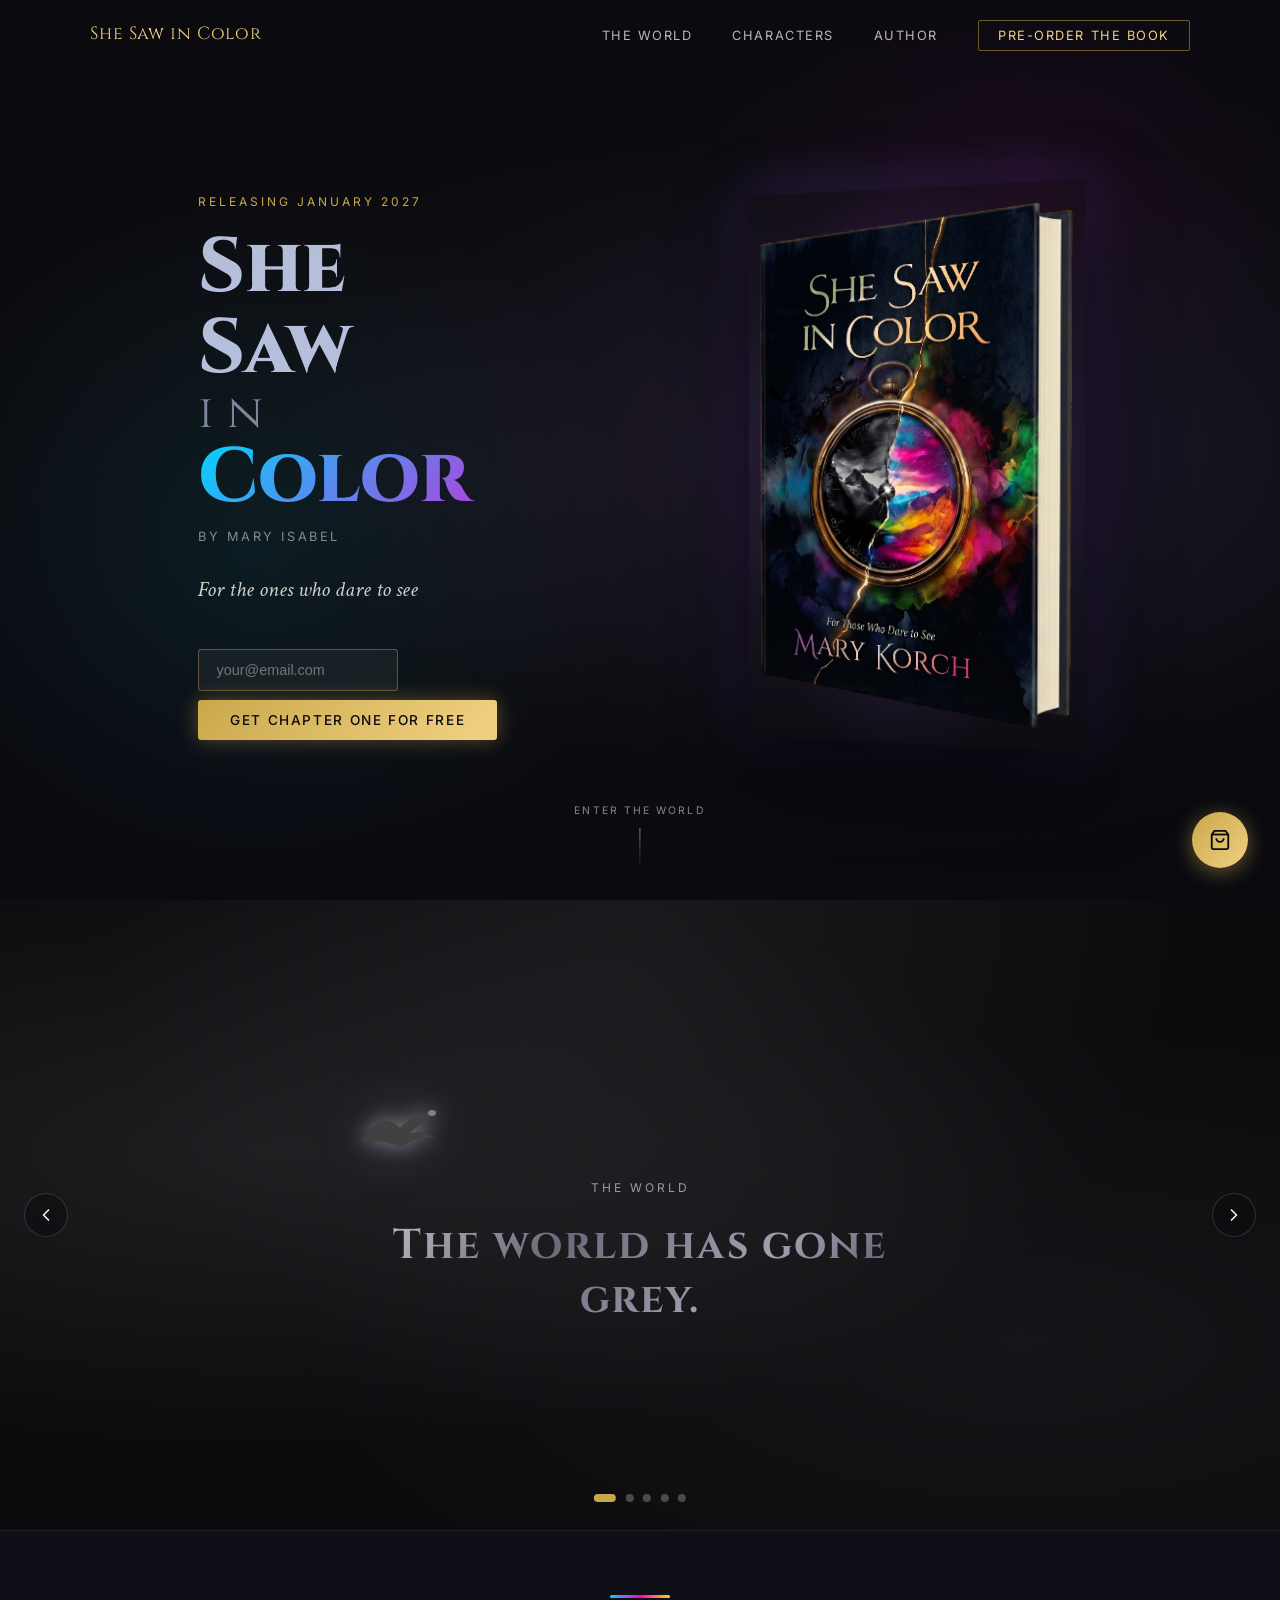
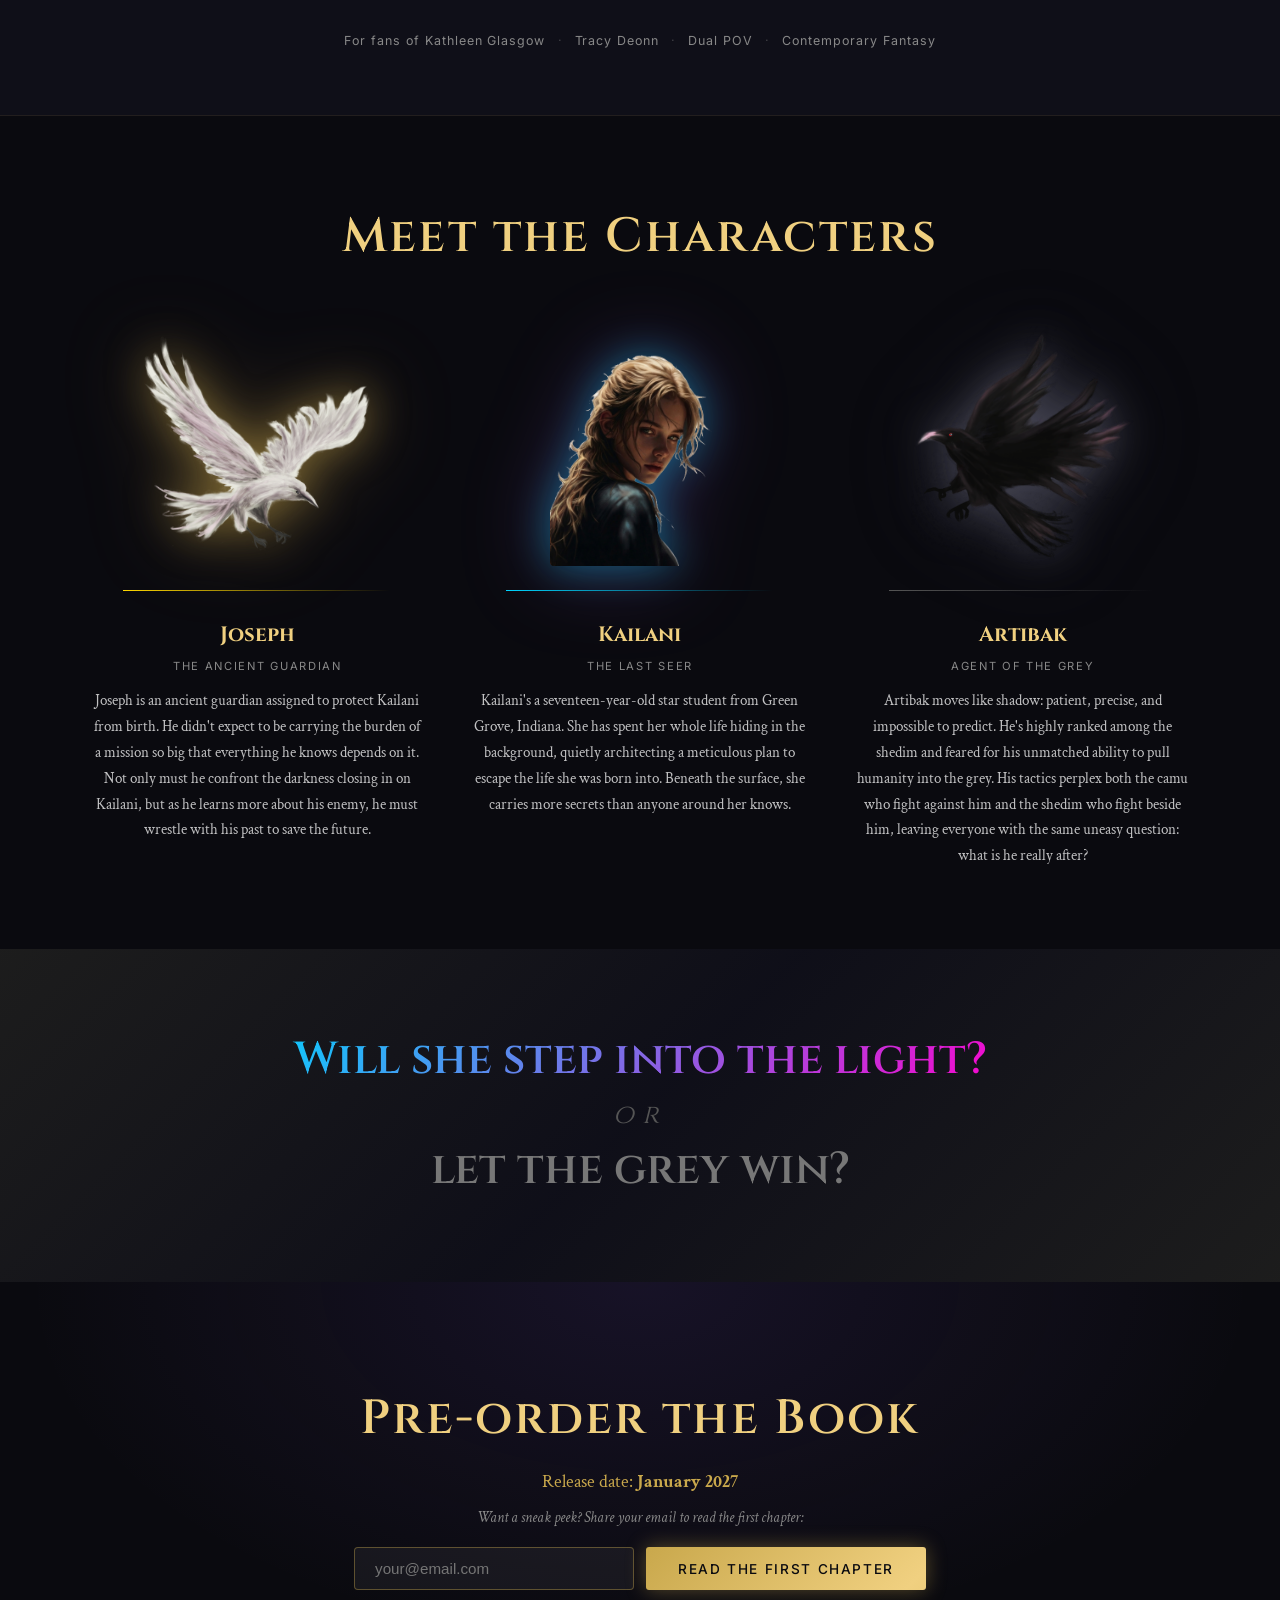
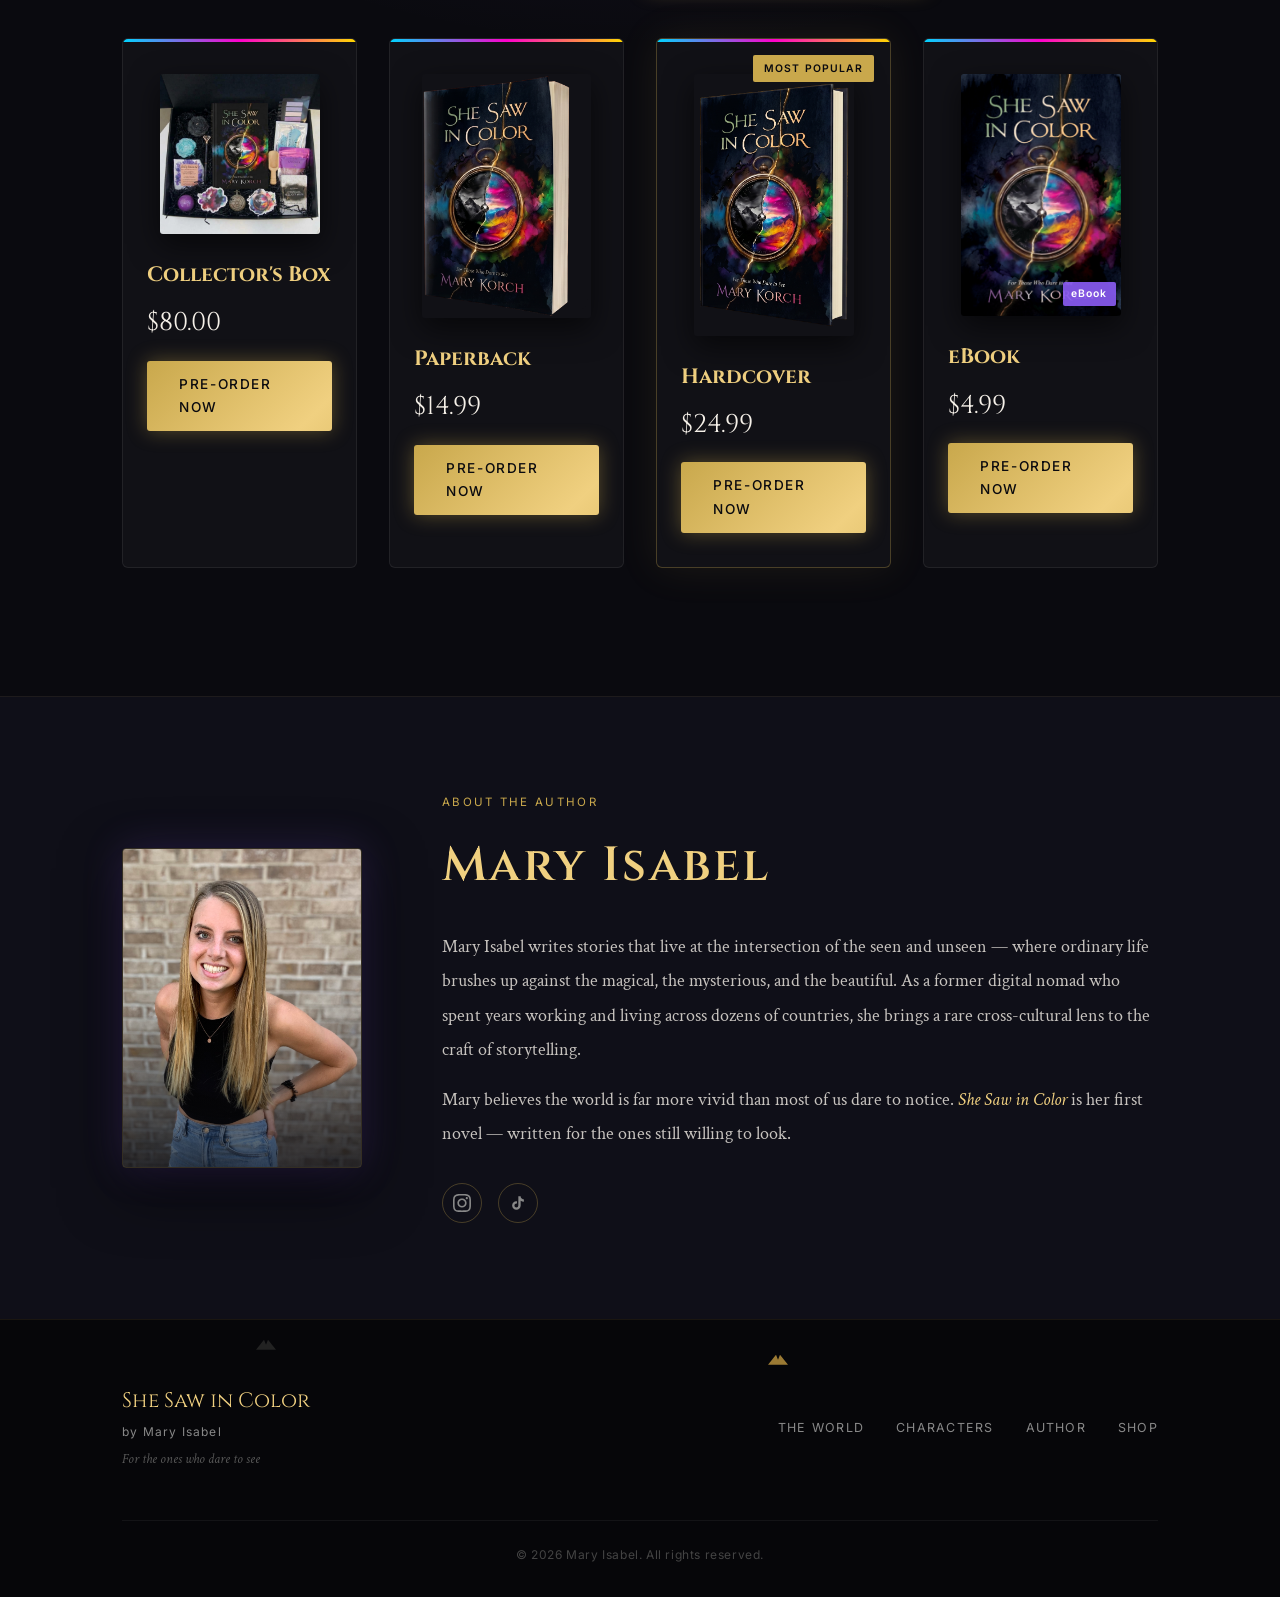
<file: index.html>
<!DOCTYPE html>
<html lang="en">
<head>
  <meta charset="UTF-8" />
  <meta name="viewport" content="width=device-width, initial-scale=1.0" />
  <title>She Saw in Color — Mary Isabel</title>
  <link rel="icon" type="image/png" href="favicon2.png" />
  <link rel="stylesheet" href="styles.css?v=22" />
  <link href="https://fonts.googleapis.com/css2?family=Cinzel:wght@400;600;800&family=Crimson+Text:ital,wght@0,400;0,600;1,400&family=Inter:wght@300;400;500&display=swap" rel="stylesheet" />
</head>
<body>

  <!-- BIRD CANVAS (animated background layer) -->
  <canvas id="birdCanvas"></canvas>

  <!-- FIRST-VISIT CHAPTER MODAL -->
  <div id="chapterModal" class="chapter-modal" aria-hidden="true">
    <div class="chapter-modal-backdrop" onclick="closeChapterModal()"></div>
    <div class="chapter-modal-box" role="dialog" aria-modal="true" aria-labelledby="chapterModalTitle">
      <button class="chapter-modal-close" onclick="closeChapterModal()" aria-label="Close">&times;</button>
      <img src="ebook.png" alt="She Saw in Color book cover" class="chapter-modal-cover" />
      <div class="chapter-modal-content">
        <p class="chapter-modal-eyebrow">Before you go</p>
        <h3 id="chapterModalTitle">Get Chapter One for FREE</h3>
        <p class="chapter-modal-text">Step into the world of <em>She Saw in Color</em>. Join the list and we'll send you the first chapter today.</p>
        <form class="chapter-modal-form" action="https://app.loops.so/api/newsletter-form/cmt53rgg404s60j00j0g5qqrm" onsubmit="handleEmailSubmit(event)">
          <input type="email" name="email" placeholder="your@email.com" autocomplete="email" required />
          <button type="submit" class="btn btn-primary">Get Chapter One for FREE</button>
        </form>
        <button type="button" class="chapter-modal-dismiss" onclick="closeChapterModal()">No thanks, maybe later</button>
      </div>
    </div>
  </div>

  <!-- NAV -->
  <nav id="mainNav">
    <div class="nav-inner">
      <a href="#hero" class="nav-logo">She Saw in Color</a>
      <ul class="nav-links">
        <li><a href="#world">The World</a></li>
        <li><a href="#characters">Characters</a></li>
        <li><a href="#author">Author</a></li>
        <li><a href="#shop" class="nav-cta">Pre-order the Book</a></li>
      </ul>
      <button class="nav-hamburger" id="hamburger" aria-label="Open menu">
        <span></span><span></span><span></span>
      </button>
    </div>
  </nav>

  <!-- MOBILE MENU -->
  <div class="mobile-menu" id="mobileMenu">
    <ul>
      <li><a href="#world" onclick="closeMobileMenu()">The World</a></li>
      <li><a href="#characters" onclick="closeMobileMenu()">Characters</a></li>
      <li><a href="#author" onclick="closeMobileMenu()">Author</a></li>
      <li><a href="#shop" onclick="closeMobileMenu()">Pre-order the Book</a></li>
    </ul>
  </div>

  <!-- HERO -->
  <section id="hero">
    <div class="hero-bg"></div>
    <div class="color-wash"></div>
    <div class="hero-content">
      <p class="hero-tagline">Releasing January 2027</p>
      <h1 class="hero-title">
        <span class="title-line1"><span class="word-she">She</span> <span class="word-saw">Saw</span></span>
        <span class="title-line2"><span class="word-in">in</span> <span class="word-color">Color</span></span>
      </h1>
      <p class="hero-byline">by Mary Isabel</p>
      <p class="hero-desc">For the ones who dare to see</p>
      <div class="hero-btns">
        <form class="hero-email-form" action="https://app.loops.so/api/newsletter-form/cmt53rgg404s60j00j0g5qqrm" onsubmit="handleEmailSubmit(event)">
          <input type="email" name="email" placeholder="your@email.com" autocomplete="email" required />
          <button type="submit" class="btn btn-primary">Get Chapter One for FREE</button>
        </form>
      </div>
    </div>
    <div class="hero-book">
      <img src="hardcover.png" alt="She Saw in Color book cover" class="book-cover" />
      <div class="book-glow"></div>
    </div>
    <a href="#world" class="hero-scroll-hint">
      <span>Enter the World</span>
      <div class="scroll-line"></div>
    </a>
  </section>

  <!-- WORLD INTRO -->
  <section id="world">
    <div class="story-carousel" data-autoplay="9000">
      <div class="carousel-viewport">
        <div class="carousel-track">

          <article class="story-slide slide-grey">
            <div class="slide-overlay grey-overlay"></div>
            <div class="slide-inner">
              <div class="bird-icon black-bird">
                <svg viewBox="0 0 80 50" fill="none" xmlns="http://www.w3.org/2000/svg">
                  <path d="M2 40 Q20 5 40 25 Q55 10 78 8 Q60 20 50 30 Q65 28 75 35 Q55 33 40 45 Q25 35 2 40Z" fill="#1a1a1a"/>
                  <ellipse cx="72" cy="10" rx="4" ry="3" fill="#333"/>
                </svg>
              </div>
              <span class="slide-eyebrow grey-eyebrow">The World</span>
              <h2 class="slide-title grey-title">The world has gone grey.</h2>
            </div>
          </article>

          <article class="story-slide slide-grey">
            <div class="slide-overlay grey-overlay"></div>
            <div class="slide-inner">
              <span class="slide-eyebrow grey-eyebrow">The Shedim</span>
              <p class="slide-text grey-text">For centuries, the <em>shedim</em> — unseen supernatural forces — have been stealing "the color" from humanity. One by one, all humans have silently fallen, all except for one ordinary girl: <strong>Kailani</strong>.</p>
            </div>
          </article>

          <article class="story-slide slide-kailani">
            <div class="slide-overlay kailani-overlay"></div>
            <div class="slide-inner">
              <span class="slide-eyebrow">Kailani</span>
              <p class="slide-text">But Kailani's busy engineering a plan to escape the dangers of her family, hiding who she really is, and holding onto a dream she's been told her whole life to give up.</p>
            </div>
          </article>

          <article class="story-slide slide-color">
            <div class="slide-overlay color-overlay"></div>
            <div class="slide-inner">
              <div class="bird-icon bright-bird">
                <svg viewBox="0 0 80 50" fill="none" xmlns="http://www.w3.org/2000/svg">
                  <path d="M2 40 Q20 5 40 25 Q55 10 78 8 Q60 20 50 30 Q65 28 75 35 Q55 33 40 45 Q25 35 2 40Z" fill="url(#birdGrad)"/>
                  <ellipse cx="72" cy="10" rx="4" ry="3" fill="#ffd700"/>
                  <defs>
                    <linearGradient id="birdGrad" x1="0" y1="0" x2="80" y2="50">
                      <stop offset="0%" stop-color="#00bfff"/>
                      <stop offset="50%" stop-color="#ff00cc"/>
                      <stop offset="100%" stop-color="#ffd700"/>
                    </linearGradient>
                  </defs>
                </svg>
              </div>
              <span class="slide-eyebrow color-eyebrow">The Camu</span>
              <p class="slide-text color-text">She isn't fighting alone. The <em>camu</em> — guardians working just behind the veil — are waging an invisible war to protect her, and the last flicker of color left in the world.</p>
            </div>
          </article>

          <article class="story-slide slide-stakes">
            <div class="slide-overlay color-overlay"></div>
            <div class="slide-inner">
              <span class="slide-eyebrow color-eyebrow">The Stakes</span>
              <p class="slide-text slide-text-stakes">Because if Kailani goes grey, all that makes the world worth saving will be lost forever.</p>
            </div>
          </article>

        </div>
      </div>

      <button class="carousel-arrow carousel-prev" aria-label="Previous slide">
        <svg viewBox="0 0 24 24" fill="none" stroke="currentColor" stroke-width="2" stroke-linecap="round" stroke-linejoin="round"><path d="M15 18l-6-6 6-6"/></svg>
      </button>
      <button class="carousel-arrow carousel-next" aria-label="Next slide">
        <svg viewBox="0 0 24 24" fill="none" stroke="currentColor" stroke-width="2" stroke-linecap="round" stroke-linejoin="round"><path d="M9 18l6-6-6-6"/></svg>
      </button>

      <div class="carousel-dots" role="tablist" aria-label="Story slides">
        <button class="carousel-dot active" data-slide="0" aria-label="Go to slide 1"></button>
        <button class="carousel-dot" data-slide="1" aria-label="Go to slide 2"></button>
        <button class="carousel-dot" data-slide="2" aria-label="Go to slide 3"></button>
        <button class="carousel-dot" data-slide="3" aria-label="Go to slide 4"></button>
        <button class="carousel-dot" data-slide="4" aria-label="Go to slide 5"></button>
      </div>
    </div>

    <div class="world-description">
      <div class="container">
        <div class="world-desc-inner">
          <div class="color-bar"></div>
          <div class="genre-tags">
            <span>For fans of Kathleen Glasgow</span>
            <span class="divider">·</span>
            <span>Tracy Deonn</span>
            <span class="divider">·</span>
            <span>Dual POV</span>
            <span class="divider">·</span>
            <span>Contemporary Fantasy</span>
          </div>
        </div>
      </div>
    </div>
  </section>

  <!-- CHARACTERS -->
  <section id="characters">
    <div class="container">
      <h2 class="section-title">Meet the Characters</h2>
    </div>
    <div class="char-grid">

      <!-- Character 1: Joseph (left) -->
      <div class="char-card">
        <div class="char-img-wrap">
          <div class="char-art" tabindex="0">
            <img src="joseph-portrait.png" alt="Joseph" class="joseph-portrait" />
            <span class="art-credit">Art by the amazing <a href="https://www.instagram.com/xereneforest/" target="_blank" rel="noopener">Xerene Forest</a></span>
          </div>
        </div>
        <div class="char-info">
          <div class="popup-accent joseph-accent"></div>
          <h3>Joseph</h3>
          <span class="char-role">The Ancient Guardian</span>
          <p>Joseph is an ancient guardian assigned to protect Kailani from birth. He didn't expect to be carrying the burden of a mission so big that everything he knows depends on it. Not only must he confront the darkness closing in on Kailani, but as he learns more about his enemy, he must wrestle with his past to save the future.</p>
        </div>
      </div>

      <!-- Character 2: Kailani (center) -->
      <div class="char-card">
        <div class="char-img-wrap">
          <div class="char-art" tabindex="0">
            <img src="grok-kaialni.png" alt="Kailani" class="kailani-portrait" />
            <span class="art-credit">Art by the amazing <a href="https://www.instagram.com/xereneforest/" target="_blank" rel="noopener">Xerene Forest</a></span>
          </div>
        </div>
        <div class="char-info">
          <div class="popup-accent kailani-accent"></div>
          <h3>Kailani</h3>
          <span class="char-role">The Last Seer</span>
          <p>Kailani's a seventeen-year-old star student from Green Grove, Indiana. She has spent her whole life hiding in the background, quietly architecting a meticulous plan to escape the life she was born into. Beneath the surface, she carries more secrets than anyone around her knows.</p>
        </div>
      </div>

      <!-- Character 3: Artibak (right) -->
      <div class="char-card">
        <div class="char-img-wrap">
          <div class="char-art" tabindex="0">
            <img src="artibak-portrait.png" alt="Artibak" class="artibak-portrait" />
            <span class="art-credit">Art by the amazing <a href="https://www.instagram.com/xereneforest/" target="_blank" rel="noopener">Xerene Forest</a></span>
          </div>
        </div>
        <div class="char-info">
          <div class="popup-accent shedim-accent"></div>
          <h3>Artibak</h3>
          <span class="char-role">Agent of the Grey</span>
          <p>Artibak moves like shadow: patient, precise, and impossible to predict. He's highly ranked among the shedim and feared for his unmatched ability to pull humanity into the grey. His tactics perplex both the camu who fight against him and the shedim who fight beside him, leaving everyone with the same uneasy question: what is he really after?</p>
        </div>
      </div>

    </div>
  </section>

  <!-- COLOR MANIFESTO BAND -->
  <section id="manifesto">
    <div class="manifesto-inner">
      <div class="manifesto-birds">
        <div class="flying-bird b1"></div>
        <div class="flying-bird b2"></div>
        <div class="flying-bird b3"></div>
        <div class="flying-bird b4 dark-fb"></div>
        <div class="flying-bird b5 dark-fb"></div>
      </div>
      <blockquote class="manifesto-quote">
        <span class="q-color">Will she step into the light?</span>
        <span class="q-or">Or</span>
        <span class="q-grey">let the grey win?</span>
      </blockquote>
    </div>
  </section>

  <!-- SHOP -->
  <section id="shop">
    <div class="shop-bg"></div>
    <div class="container">
      <h2 class="section-title">Pre-order the Book</h2>
      <div class="release-info">
        <p class="release-date">Release date: <strong>January 2027</strong></p>
        <p class="release-sub">Want a sneak peek? Share your email to read the first chapter:</p>
        <form class="email-capture" action="https://app.loops.so/api/newsletter-form/cmt53rgg404s60j00j0g5qqrm" onsubmit="handleEmailSubmit(event)">
          <input type="email" name="email" placeholder="your@email.com" autocomplete="email" required />
          <button type="submit" class="btn btn-primary">Read the First Chapter</button>
        </form>
      </div>

      <div class="products-grid">

        <div class="product-card" data-product="collectors-box">
          <div class="product-color-bar"></div>
          <div class="product-img-wrap">
            <img src="collectors-box.jpg" alt="She Saw in Color — Collector's Box" />
          </div>
          <div class="product-info">
            <h3>Collector's Box</h3>
            <div class="product-price">$80.00</div>
            <a href="https://buy.stripe.com/9B65kD4O9fLUbc6eU4fQI03" target="_blank" class="btn btn-primary">Pre-order Now</a>
          </div>
        </div>

        <div class="product-card" data-product="paperback">
          <div class="product-color-bar"></div>
          <div class="product-img-wrap">
            <img src="softcover.png" alt="She Saw in Color — Paperback" />
          </div>
          <div class="product-info">
            <h3>Paperback</h3>
            <div class="product-price">$14.99</div>
            <a href="https://buy.stripe.com/bJe28rfsNbvE7ZUbHSfQI01" target="_blank" class="btn btn-primary">Pre-order Now</a>
          </div>
        </div>

        <div class="product-card featured" data-product="hardcover">
          <div class="featured-badge">Most Popular</div>
          <div class="product-color-bar"></div>
          <div class="product-img-wrap">
            <img src="hardcover.png" alt="She Saw in Color — Hardcover" />
          </div>
          <div class="product-info">
            <h3>Hardcover</h3>
            <div class="product-price">$24.99</div>
            <a href="https://buy.stripe.com/6oU28r4O9dDMa824fqfQI00" target="_blank" class="btn btn-primary">Pre-order Now</a>
          </div>
        </div>

        <div class="product-card" data-product="ebook">
          <div class="product-color-bar"></div>
          <div class="product-img-wrap ebook-img">
            <img src="ebook.png" alt="She Saw in Color — eBook" />
            <div class="ebook-badge">eBook</div>
          </div>
          <div class="product-info">
            <h3>eBook</h3>
            <div class="product-price">$4.99</div>
            <a href="https://buy.stripe.com/14A9ATbcx1V4dkedQ0fQI02" target="_blank" class="btn btn-primary">Pre-order Now</a>
          </div>
        </div>

      </div>
    </div>

    <!-- CART DRAWER -->
    <div class="cart-overlay" id="cartOverlay"></div>
    <div class="cart-drawer" id="cartDrawer">
      <div class="cart-header">
        <h3>Your Cart</h3>
        <button class="cart-close" id="cartClose" aria-label="Close cart">&times;</button>
      </div>
      <div class="cart-items" id="cartItems">
        <p class="cart-empty">Your cart is empty.</p>
      </div>
      <div class="cart-footer" id="cartFooter" style="display:none">
        <div class="cart-total">
          <span>Total</span>
          <span id="cartTotal">$0.00</span>
        </div>
        <button class="btn btn-primary checkout-btn" id="checkoutBtn">Checkout</button>
        <p class="cart-note">Secure checkout powered by Stripe</p>
      </div>
    </div>

    <!-- CART TRIGGER -->
    <button class="cart-fab" id="cartFab" aria-label="Open cart">
      <svg viewBox="0 0 24 24" fill="none" stroke="currentColor" stroke-width="2"><path d="M6 2L3 6v14a2 2 0 002 2h14a2 2 0 002-2V6l-3-4z"/><line x1="3" y1="6" x2="21" y2="6"/><path d="M16 10a4 4 0 01-8 0"/></svg>
      <span class="cart-badge" id="cartBadge">0</span>
    </button>
  </section>

  <!-- AUTHOR -->
  <section id="author">
    <div class="container">
      <div class="author-inner">
        <div class="author-photo-wrap">
          <div class="author-photo-frame">
            <img src="mary-author-pic-3.jpg" alt="Mary Isabel" class="author-photo" onerror="this.parentElement.classList.add('no-photo')" />
            <div class="author-photo-placeholder">
              <svg viewBox="0 0 120 120" fill="none" xmlns="http://www.w3.org/2000/svg">
                <circle cx="60" cy="45" r="25" fill="rgba(255,255,255,0.15)"/>
                <path d="M15 105 Q15 75 60 75 Q105 75 105 105" fill="rgba(255,255,255,0.15)"/>
              </svg>
            </div>
            <div class="author-photo-birds"></div>
          </div>
        </div>
        <div class="author-text">
          <span class="about-label">About the Author</span>
          <h2 class="author-name">Mary Isabel</h2>
          <div class="author-bio">
            <p>Mary Isabel writes stories that live at the intersection of the seen and unseen — where ordinary life brushes up against the magical, the mysterious, and the beautiful. As a former digital nomad who spent years working and living across dozens of countries, she brings a rare cross-cultural lens to the craft of storytelling.</p>
            <p>Mary believes the world is far more vivid than most of us dare to notice. <em>She Saw in Color</em> is her first novel — written for the ones still willing to look.</p>
          </div>
          <div class="author-social">
            <a href="https://www.instagram.com/mary.isabel.books/" target="_blank" class="social-link" aria-label="Instagram">
              <svg viewBox="0 0 24 24" fill="currentColor"><path d="M12 2.163c3.204 0 3.584.012 4.85.07 3.252.148 4.771 1.691 4.919 4.919.058 1.265.069 1.645.069 4.849 0 3.205-.012 3.584-.069 4.849-.149 3.225-1.664 4.771-4.919 4.919-1.266.058-1.644.07-4.85.07-3.204 0-3.584-.012-4.849-.07-3.26-.149-4.771-1.699-4.919-4.92-.058-1.265-.07-1.644-.07-4.849 0-3.204.013-3.583.07-4.849.149-3.227 1.664-4.771 4.919-4.919 1.266-.057 1.645-.069 4.849-.069zm0-2.163c-3.259 0-3.667.014-4.947.072-4.358.2-6.78 2.618-6.98 6.98-.059 1.281-.073 1.689-.073 4.948 0 3.259.014 3.668.072 4.948.2 4.358 2.618 6.78 6.98 6.98 1.281.058 1.689.072 4.948.072 3.259 0 3.668-.014 4.948-.072 4.354-.2 6.782-2.618 6.979-6.98.059-1.28.073-1.689.073-4.948 0-3.259-.014-3.667-.072-4.947-.196-4.354-2.617-6.78-6.979-6.98-1.281-.059-1.69-.073-4.949-.073zm0 5.838c-3.403 0-6.162 2.759-6.162 6.162s2.759 6.163 6.162 6.163 6.162-2.759 6.162-6.163c0-3.403-2.759-6.162-6.162-6.162zm0 10.162c-2.209 0-4-1.79-4-4 0-2.209 1.791-4 4-4s4 1.791 4 4c0 2.21-1.791 4-4 4zm6.406-11.845c-.796 0-1.441.645-1.441 1.44s.645 1.44 1.441 1.44c.795 0 1.439-.645 1.439-1.44s-.644-1.44-1.439-1.44z"/></svg>
            </a>
            <a href="https://www.tiktok.com/@mary.isabel.books" target="_blank" class="social-link" aria-label="TikTok">
              <svg viewBox="0 0 24 24" fill="currentColor"><path d="M16.6 5.82s.51.5 0 0A4.278 4.278 0 0 1 15.54 3h-3.09v12.4a2.592 2.592 0 0 1-2.59 2.5c-1.42 0-2.6-1.16-2.6-2.6 0-1.72 1.66-3.01 3.37-2.48V9.66c-3.45-.46-6.47 2.22-6.47 5.64 0 3.33 2.76 5.7 5.69 5.7 3.14 0 5.69-2.55 5.69-5.7V9.01a7.35 7.35 0 0 0 4.3 1.38V7.3s-1.88.09-3.24-1.48z"/></svg>
            </a>
          </div>
        </div>
      </div>
    </div>
  </section>

  <!-- FOOTER -->
  <footer id="footer">
    <div class="footer-birds">
      <div class="footer-bird-dark"></div>
      <div class="footer-bird-light"></div>
    </div>
    <div class="container">
      <div class="footer-inner">
        <div class="footer-brand">
          <p class="footer-title">She Saw in Color</p>
          <p class="footer-sub">by Mary Isabel</p>
          <p class="footer-tagline">For the ones who dare to see</p>
        </div>
        <div class="footer-links">
          <a href="#world">The World</a>
          <a href="#characters">Characters</a>
          <a href="#author">Author</a>
          <a href="#shop">Shop</a>
        </div>
      </div>
      <div class="footer-bottom">
        <p>&copy; 2026 Mary Isabel. All rights reserved.</p>
      </div>
    </div>
  </footer>

  <script src="script.js?v=7"></script>
</body>
</html>
</file>
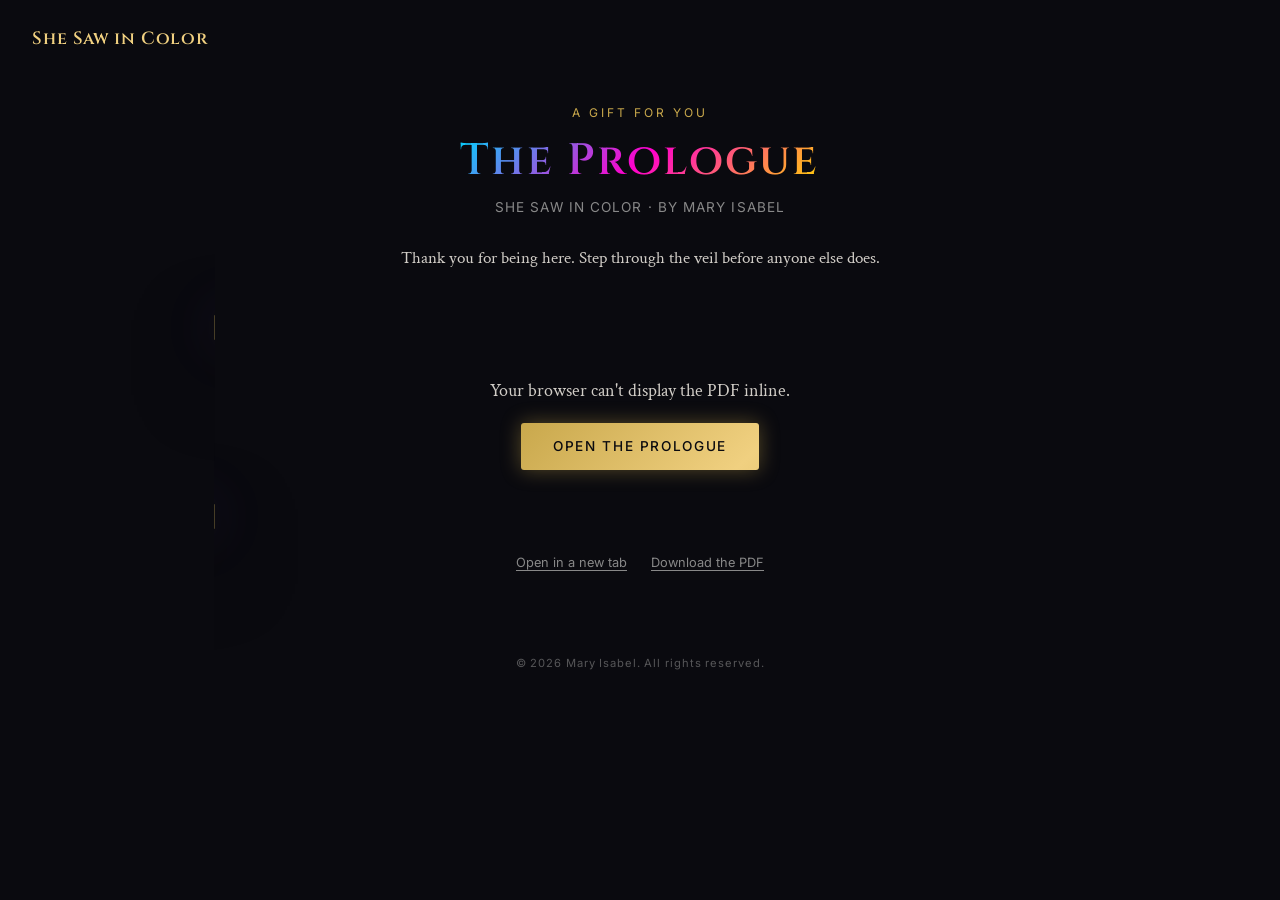
<file: prologue.html>
<!DOCTYPE html>
<html lang="en">
<head>
  <meta charset="UTF-8" />
  <meta name="viewport" content="width=device-width, initial-scale=1.0" />
  <meta name="robots" content="noindex, nofollow" />
  <title>The Prologue — She Saw in Color</title>
  <link rel="icon" type="image/png" href="favicon2.png" />
  <link rel="stylesheet" href="styles.css?v=13" />
  <link href="https://fonts.googleapis.com/css2?family=Cinzel:wght@400;600;800&family=Crimson+Text:ital,wght@0,400;0,600;1,400&family=Inter:wght@300;400;500&display=swap" rel="stylesheet" />
  <style>
    .prologue-header {
      padding: 1.5rem 2rem;
    }

    .prologue-header a {
      font-family: var(--font-display);
      font-size: 1.1rem;
      font-weight: 600;
      color: var(--gold-light);
      letter-spacing: 0.05em;
    }

    .prologue-intro {
      max-width: 640px;
      margin: 0 auto;
      padding: 1.5rem 2rem 2.5rem;
      text-align: center;
      display: flex;
      flex-direction: column;
      align-items: center;
    }

    .prologue-eyebrow {
      font-family: var(--font-ui);
      font-size: 0.75rem;
      letter-spacing: 0.25em;
      text-transform: uppercase;
      color: var(--gold);
      margin-bottom: 0.75rem;
    }

    .prologue-title {
      font-family: var(--font-display);
      font-size: clamp(2rem, 4.5vw, 2.75rem);
      font-weight: 600;
      letter-spacing: 0.05em;
      background: linear-gradient(135deg, #00d4ff, #ff00cc, #ffd700);
      -webkit-background-clip: text;
      -webkit-text-fill-color: transparent;
      background-clip: text;
      margin-bottom: 0.5rem;
      line-height: 1.2;
    }

    .prologue-subtitle {
      font-family: var(--font-ui);
      font-size: 0.85rem;
      letter-spacing: 0.08em;
      text-transform: uppercase;
      color: var(--grey-light);
      margin-bottom: 1.5rem;
    }

    .prologue-text {
      font-size: 1.05rem;
      line-height: 1.8;
      color: rgba(245,240,232,0.85);
    }

    .prologue-text em {
      color: var(--gold-light);
      font-style: italic;
    }

    .prologue-viewer-wrap {
      max-width: 900px;
      margin: 0 auto;
      padding: 0 1.5rem 3rem;
    }

    .prologue-viewer {
      width: 100%;
      height: 85vh;
      min-height: 500px;
      border: 1px solid rgba(201,168,76,0.25);
      border-radius: 8px;
      box-shadow: 0 30px 80px rgba(0,0,0,0.7), 0 0 60px rgba(139,92,246,0.15);
      background: #1a1a1a;
    }

    .prologue-viewer-fallback {
      display: flex;
      flex-direction: column;
      align-items: center;
      justify-content: center;
      height: 100%;
      padding: 2rem;
      text-align: center;
      font-family: var(--font-body);
      color: rgba(245,240,232,0.85);
    }

    .prologue-viewer-fallback a {
      margin-top: 1rem;
    }

    .prologue-links {
      display: flex;
      justify-content: center;
      gap: 1.5rem;
      margin-top: 1.25rem;
      font-family: var(--font-ui);
      font-size: 0.8rem;
    }

    .prologue-links a {
      color: var(--grey-light);
      text-decoration: underline;
      text-underline-offset: 3px;
      transition: color 0.25s ease;
    }

    .prologue-links a:hover {
      color: var(--gold-light);
    }

    .prologue-footer {
      padding: 2rem;
      text-align: center;
      font-family: var(--font-ui);
      font-size: 0.7rem;
      letter-spacing: 0.08em;
      color: var(--grey-light);
      opacity: 0.6;
    }
  </style>
</head>
<body>

  <header class="prologue-header">
    <a href="index.html">She Saw in Color</a>
  </header>

  <section class="prologue-intro">
    <p class="prologue-eyebrow">A Gift For You</p>
    <h1 class="prologue-title">The Prologue</h1>
    <p class="prologue-subtitle">She Saw in Color &middot; by Mary Isabel</p>
    <p class="prologue-text">Thank you for being here. Step through the veil before anyone else does.</p>
  </section>

  <div class="prologue-viewer-wrap">
    <object data="prologue.pdf" type="application/pdf" class="prologue-viewer">
      <div class="prologue-viewer-fallback">
        <p>Your browser can't display the PDF inline.</p>
        <a href="prologue.pdf" target="_blank" rel="noopener" class="btn btn-primary">Open the Prologue</a>
      </div>
    </object>
    <div class="prologue-links">
      <a href="prologue.pdf" target="_blank" rel="noopener">Open in a new tab</a>
      <a href="prologue.pdf" download>Download the PDF</a>
    </div>
  </div>

  <footer class="prologue-footer">
    &copy; 2026 Mary Isabel. All rights reserved.
  </footer>

</body>
</html>
</file>
<file: styles.css>
/* ============================================================
   BASE & RESET
   ============================================================ */
*, *::before, *::after { box-sizing: border-box; margin: 0; padding: 0; }

:root {
  --gold: #c9a84c;
  --gold-light: #f0d080;
  --cyan: #00d4ff;
  --magenta: #ff00cc;
  --purple: #8b5cf6;
  --dark: #0a0a0f;
  --dark2: #0f0f18;
  --grey-mid: #3a3a3a;
  --grey-light: #888;
  --white: #f5f0e8;
  --font-display: 'Cinzel', serif;
  --font-body: 'Crimson Text', serif;
  --font-ui: 'Inter', sans-serif;
}

html { scroll-behavior: smooth; }

body {
  background: var(--dark);
  color: var(--white);
  font-family: var(--font-body);
  font-size: 18px;
  line-height: 1.7;
  overflow-x: hidden;
}

a { color: inherit; text-decoration: none; }
img { max-width: 100%; display: block; }
button { cursor: pointer; border: none; background: none; font-family: inherit; }

.container {
  max-width: 1100px;
  margin: 0 auto;
  padding: 0 2rem;
}

/* ============================================================
   CHAPTER MODAL
   ============================================================ */
.chapter-modal {
  position: fixed;
  inset: 0;
  z-index: 999;
  display: flex;
  align-items: center;
  justify-content: center;
  padding: 1.5rem;
  opacity: 0;
  visibility: hidden;
  pointer-events: none;
  transition: opacity 0.4s ease, visibility 0s linear 0.4s;
}

.chapter-modal.open {
  opacity: 1;
  visibility: visible;
  pointer-events: auto;
  transition: opacity 0.4s ease, visibility 0s linear 0s;
}

.chapter-modal-backdrop {
  position: absolute;
  inset: 0;
  background: rgba(5,5,8,0.85);
  backdrop-filter: blur(4px);
}

.chapter-modal-box {
  position: relative;
  z-index: 1;
  background: linear-gradient(160deg, #14141c, #0a0a0f);
  border: 1px solid rgba(201,168,76,0.25);
  border-radius: 10px;
  box-shadow: 0 30px 80px rgba(0,0,0,0.7), 0 0 60px rgba(201,168,76,0.12);
  max-width: 480px;
  width: 100%;
  display: flex;
  align-items: center;
  gap: 1.5rem;
  padding: 2rem;
  transform: scale(0.92) translateY(10px);
  transition: transform 0.4s ease;
}

.chapter-modal.open .chapter-modal-box {
  transform: scale(1) translateY(0);
}

.chapter-modal-close {
  position: absolute;
  top: 0.75rem;
  right: 0.75rem;
  width: 28px;
  height: 28px;
  border-radius: 50%;
  background: rgba(255,255,255,0.05);
  color: var(--grey-light);
  font-size: 1.2rem;
  line-height: 1;
  display: flex;
  align-items: center;
  justify-content: center;
  transition: background 0.25s, color 0.25s;
}

.chapter-modal-close:hover {
  background: rgba(201,168,76,0.15);
  color: var(--gold-light);
}

.chapter-modal-cover {
  width: 110px;
  flex: 0 0 auto;
  border-radius: 4px;
  box-shadow: 0 15px 40px rgba(0,0,0,0.6);
}

.chapter-modal-content {
  flex: 1;
  min-width: 0;
}

.chapter-modal-eyebrow {
  font-family: var(--font-ui);
  font-size: 0.7rem;
  letter-spacing: 0.2em;
  text-transform: uppercase;
  color: var(--gold);
  margin-bottom: 0.5rem;
}

.chapter-modal-content h3 {
  font-family: var(--font-display);
  font-size: 1.5rem;
  color: var(--gold-light);
  margin-bottom: 0.6rem;
  line-height: 1.3;
}

.chapter-modal-text {
  font-size: 0.9rem;
  line-height: 1.6;
  color: rgba(245,240,232,0.75);
  margin-bottom: 1.25rem;
}

.chapter-modal-text em {
  color: var(--gold-light);
  font-style: italic;
}

.chapter-modal-form {
  display: flex;
  flex-direction: column;
  gap: 0.6rem;
}

.chapter-modal-form input[type="email"] {
  padding: 0.7rem 1rem;
  border: 1px solid rgba(201,168,76,0.4);
  border-radius: 4px;
  background: rgba(255,255,255,0.05);
  color: #fff;
  font-size: 0.9rem;
  outline: none;
  width: 100%;
  box-sizing: border-box;
}

.chapter-modal-form input[type="email"]:focus {
  border-color: var(--gold);
}

.chapter-modal-form button {
  width: 100%;
}

.chapter-modal-dismiss {
  display: block;
  margin: 0.75rem auto 0;
  font-family: var(--font-ui);
  font-size: 0.75rem;
  color: var(--grey-light);
  text-decoration: underline;
  text-underline-offset: 2px;
}

.chapter-modal-dismiss:hover {
  color: var(--gold-light);
}

@media (max-width: 500px) {
  .chapter-modal-box {
    flex-direction: column;
    text-align: center;
    padding: 1.75rem;
  }

  .chapter-modal-cover {
    width: 90px;
  }
}

/* ============================================================
   BIRD CANVAS
   ============================================================ */
#birdCanvas {
  position: fixed;
  top: 0; left: 0;
  width: 100%; height: 100%;
  pointer-events: none;
  z-index: 0;
  opacity: 0.35;
}

/* ============================================================
   BUTTONS
   ============================================================ */
.btn {
  display: inline-block;
  padding: 0.75rem 2rem;
  border-radius: 3px;
  font-family: var(--font-ui);
  font-size: 0.85rem;
  font-weight: 500;
  letter-spacing: 0.12em;
  text-transform: uppercase;
  transition: all 0.3s ease;
  position: relative;
  overflow: hidden;
}

.btn::after {
  content: '';
  position: absolute;
  inset: 0;
  background: rgba(255,255,255,0.1);
  opacity: 0;
  transition: opacity 0.2s;
}

.btn:hover::after { opacity: 1; }

.btn-primary {
  background: linear-gradient(135deg, #c9a84c, #f0d080, #c9a84c);
  background-size: 200% 100%;
  color: #0a0a0f;
  box-shadow: 0 0 20px rgba(201,168,76,0.4);
}

.btn-primary:hover {
  background-position: 100% 0;
  box-shadow: 0 0 35px rgba(201,168,76,0.7);
  transform: translateY(-2px);
}

.btn-secondary {
  background: transparent;
  border: 1px solid rgba(201,168,76,0.6);
  color: var(--gold-light);
}

.btn-secondary:hover {
  border-color: var(--gold-light);
  box-shadow: 0 0 20px rgba(201,168,76,0.3);
  transform: translateY(-2px);
}

/* ============================================================
   NAV
   ============================================================ */
#mainNav {
  position: fixed;
  top: 0; left: 0; right: 0;
  z-index: 100;
  padding: 1.25rem 2rem;
  transition: background 0.4s, padding 0.4s;
}

#mainNav.scrolled {
  background: rgba(10,10,15,0.92);
  backdrop-filter: blur(12px);
  padding: 0.75rem 2rem;
  border-bottom: 1px solid rgba(201,168,76,0.15);
}

.nav-inner {
  max-width: 1100px;
  margin: 0 auto;
  display: flex;
  align-items: center;
  justify-content: space-between;
}

.nav-logo {
  font-family: var(--font-display);
  font-size: 1.1rem;
  letter-spacing: 0.05em;
  color: var(--gold-light);
  white-space: nowrap;
}

.nav-links {
  list-style: none;
  display: flex;
  gap: 2.5rem;
  align-items: center;
}

.nav-links a {
  font-family: var(--font-ui);
  font-size: 0.8rem;
  letter-spacing: 0.12em;
  text-transform: uppercase;
  color: rgba(245,240,232,0.75);
  transition: color 0.2s;
}

.nav-links a:hover { color: var(--gold-light); }

.nav-cta {
  padding: 0.45rem 1.2rem;
  border: 1px solid rgba(201,168,76,0.5);
  border-radius: 2px;
  color: var(--gold-light) !important;
  transition: all 0.2s !important;
}

.nav-cta:hover {
  background: rgba(201,168,76,0.15);
  border-color: var(--gold-light) !important;
}

.nav-hamburger {
  display: none;
  flex-direction: column;
  gap: 5px;
  padding: 4px;
}

.nav-hamburger span {
  display: block;
  width: 24px;
  height: 2px;
  background: var(--gold-light);
  transition: all 0.3s;
}

/* ============================================================
   MOBILE MENU
   ============================================================ */
.mobile-menu {
  display: none;
  position: fixed;
  top: 0; left: 0; right: 0; bottom: 0;
  background: rgba(10,10,15,0.97);
  z-index: 99;
  flex-direction: column;
  align-items: center;
  justify-content: center;
}

.mobile-menu.open { display: flex; }

.mobile-menu ul {
  list-style: none;
  text-align: center;
  display: flex;
  flex-direction: column;
  gap: 2rem;
}

.mobile-menu a {
  font-family: var(--font-display);
  font-size: 1.8rem;
  color: var(--gold-light);
  letter-spacing: 0.1em;
}

/* ============================================================
   SECTION TITLES
   ============================================================ */
.section-title {
  font-family: var(--font-display);
  font-size: clamp(2rem, 4vw, 3rem);
  font-weight: 600;
  text-align: center;
  color: var(--gold-light);
  letter-spacing: 0.05em;
  margin-bottom: 0.5rem;
}

.section-subtitle {
  text-align: center;
  color: var(--grey-light);
  font-style: italic;
  font-size: 1rem;
  font-family: var(--font-body);
  margin-bottom: 3rem;
}

.release-info {
  text-align: center;
  margin-bottom: 3rem;
}

.release-date {
  font-size: 1.1rem;
  color: var(--gold);
  margin-bottom: 0.5rem;
  font-family: var(--font-body);
}

.release-sub {
  color: var(--grey-light);
  font-style: italic;
  font-size: 0.95rem;
  margin-bottom: 1rem;
  font-family: var(--font-body);
}

.email-capture {
  display: flex;
  justify-content: center;
  gap: 0.75rem;
  flex-wrap: wrap;
}

.email-capture input[type="email"] {
  padding: 0.75rem 1.25rem;
  border: 1px solid rgba(201,168,76,0.4);
  border-radius: 4px;
  background: rgba(255,255,255,0.05);
  color: #fff;
  font-size: 0.95rem;
  width: 280px;
  outline: none;
}

.email-capture input[type="email"]:focus {
  border-color: var(--gold);
}

/* ============================================================
   HERO
   ============================================================ */
#hero {
  position: relative;
  min-height: 100vh;
  display: flex;
  align-items: center;
  justify-content: center;
  padding: 6rem 4rem 4rem;
  gap: 4rem;
  overflow: hidden;
  z-index: 1;
}

.hero-bg {
  position: absolute;
  inset: 0;
  background:
    radial-gradient(ellipse 80% 60% at 70% 50%, rgba(139,92,246,0.12) 0%, transparent 60%),
    radial-gradient(ellipse 60% 80% at 20% 60%, rgba(0,212,255,0.08) 0%, transparent 50%),
    radial-gradient(ellipse 50% 50% at 80% 20%, rgba(255,0,204,0.06) 0%, transparent 50%),
    var(--dark);
  z-index: -1;
}

.color-wash {
  position: absolute;
  inset: 0;
  background: radial-gradient(ellipse 120% 80% at 60% 50%,
    rgba(201,168,76,0.04) 0%,
    transparent 60%);
  z-index: -1;
  animation: colorPulse 6s ease-in-out infinite alternate;
}

@keyframes colorPulse {
  0% { opacity: 0.5; }
  100% { opacity: 1; }
}

.hero-content {
  flex: 1;
  max-width: 480px;
  position: relative;
  z-index: 2;
}

.hero-tagline {
  font-family: var(--font-ui);
  font-size: 0.75rem;
  letter-spacing: 0.25em;
  text-transform: uppercase;
  color: var(--gold);
  margin-bottom: 1rem;
  opacity: 0;
  animation: fadeUp 0.8s 0.2s forwards;
}

.hero-title {
  font-family: var(--font-display);
  font-size: clamp(3rem, 6vw, 5.5rem);
  font-weight: 800;
  line-height: 1.05;
  margin-bottom: 0.5rem;
}

.title-line1, .title-line2 {
  display: contents;
}

.word-she, .word-saw {
  display: block;
  color: rgba(200,210,240,0.9);
  opacity: 0;
  animation: fadeUp 0.8s 0.4s forwards;
}

.word-saw { animation-delay: 0.55s; }

.word-in {
  display: block;
  color: rgba(200,210,240,0.6);
  font-size: 0.6em;
  font-weight: 400;
  letter-spacing: 0.3em;
  text-transform: lowercase;
  opacity: 0;
  animation: fadeUp 0.8s 0.7s forwards;
}

.word-color {
  display: block;
  background: linear-gradient(135deg, #00d4ff, #ff00cc, #ffd700);
  -webkit-background-clip: text;
  -webkit-text-fill-color: transparent;
  background-clip: text;
  animation: fadeUp 0.8s 0.85s forwards, shimmer 4s 1.65s linear infinite;
  opacity: 0;
  background-size: 200% auto;
}

@keyframes shimmer {
  0% { background-position: 0% center; }
  100% { background-position: 200% center; }
}

.hero-byline {
  font-family: var(--font-ui);
  font-size: 0.8rem;
  letter-spacing: 0.2em;
  text-transform: uppercase;
  color: var(--grey-light);
  margin-bottom: 1.5rem;
  opacity: 0;
  animation: fadeUp 0.8s 1s forwards;
}

.hero-desc {
  font-family: var(--font-body);
  font-size: 1.35rem;
  font-style: italic;
  color: rgba(245,240,232,0.85);
  margin-bottom: 2.5rem;
  opacity: 0;
  animation: fadeUp 0.8s 1.1s forwards;
}

.hero-btns {
  display: flex;
  gap: 1rem;
  flex-wrap: wrap;
  opacity: 0;
  animation: fadeUp 0.8s 1.3s forwards;
}

.hero-email-form {
  display: flex;
  gap: 0.6rem;
  flex-wrap: wrap;
}

.hero-email-form input[type="email"] {
  padding: 0.75rem 1.1rem;
  border: 1px solid rgba(201,168,76,0.4);
  border-radius: 3px;
  background: rgba(255,255,255,0.05);
  color: #fff;
  font-size: 0.9rem;
  width: 200px;
  outline: none;
}

.hero-email-form input[type="email"]:focus {
  border-color: var(--gold);
}

.hero-book {
  flex: 0 0 auto;
  position: relative;
  z-index: 2;
  opacity: 0;
  animation: fadeIn 1.2s 0.8s forwards;
}

.book-cover {
  width: min(340px, 36vw);
  border-radius: 4px;
  box-shadow:
    0 30px 80px rgba(0,0,0,0.8),
    0 0 60px rgba(139,92,246,0.3),
    -5px 0 20px rgba(0,0,0,0.5);
  transform: perspective(800px) rotateY(-8deg);
  transition: transform 0.5s ease;
}

.book-cover:hover {
  transform: perspective(800px) rotateY(0deg) scale(1.03);
}

.book-glow {
  position: absolute;
  inset: -20px;
  background: radial-gradient(ellipse, rgba(139,92,246,0.3) 0%, transparent 70%);
  z-index: -1;
  animation: glowPulse 3s ease-in-out infinite alternate;
}

@keyframes glowPulse {
  0% { opacity: 0.5; transform: scale(0.95); }
  100% { opacity: 1; transform: scale(1.05); }
}

.hero-scroll-hint {
  position: absolute;
  bottom: 2rem;
  left: 50%;
  transform: translateX(-50%);
  display: flex;
  flex-direction: column;
  align-items: center;
  gap: 0.5rem;
  font-family: var(--font-ui);
  font-size: 0.65rem;
  letter-spacing: 0.2em;
  text-transform: uppercase;
  color: var(--grey-light);
  opacity: 0;
  animation: fadeIn 1s 2s forwards;
  transition: color 0.3s ease;
}

.hero-scroll-hint:hover {
  color: var(--gold-light);
}

.scroll-line {
  width: 1px;
  height: 40px;
  background: linear-gradient(to bottom, var(--grey-light), transparent);
  animation: scrollDrop 1.5s ease-in-out infinite;
}

@keyframes scrollDrop {
  0%, 100% { transform: scaleY(1); opacity: 1; }
  50% { transform: scaleY(0.5); opacity: 0.4; }
}

@keyframes fadeUp {
  from { opacity: 0; transform: translateY(24px); }
  to { opacity: 1; transform: translateY(0); }
}

@keyframes fadeIn {
  from { opacity: 0; }
  to { opacity: 1; }
}

/* ============================================================
   WORLD
   ============================================================ */
#world {
  position: relative;
  z-index: 1;
}

.story-carousel {
  position: relative;
  min-height: 70vh;
  overflow: hidden;
  background: #0c0c0e;
}

.carousel-viewport {
  width: 100%;
  height: 70vh;
  overflow: hidden;
}

.carousel-track {
  display: flex;
  width: 500%;
  height: 100%;
  transition: transform 0.7s cubic-bezier(0.65, 0, 0.35, 1);
}

.story-slide {
  position: relative;
  width: 20%;
  height: 100%;
  display: flex;
  align-items: center;
  justify-content: center;
  padding: 5rem 3rem;
  overflow: hidden;
}

.slide-grey { background: #0c0c0e; }
.slide-kailani { background: #0e0e14; }
.slide-color, .slide-stakes { background: #0d0d18; }

.slide-overlay {
  position: absolute;
  inset: 0;
  pointer-events: none;
}

.grey-overlay {
  background:
    radial-gradient(ellipse at 20% 40%, rgba(160,160,170,0.12) 0%, transparent 55%),
    radial-gradient(ellipse at 80% 70%, rgba(100,100,120,0.1) 0%, transparent 50%),
    radial-gradient(ellipse at 50% 0%, rgba(200,200,220,0.07) 0%, transparent 60%);
}

.kailani-overlay {
  background:
    radial-gradient(ellipse at 50% 30%, rgba(201,168,76,0.14) 0%, transparent 55%),
    radial-gradient(ellipse at 30% 80%, rgba(139,92,246,0.1) 0%, transparent 55%);
}

.color-overlay {
  background:
    radial-gradient(ellipse at 70% 50%, rgba(139,92,246,0.2) 0%, transparent 60%),
    radial-gradient(ellipse at 30% 80%, rgba(0,212,255,0.1) 0%, transparent 50%);
}

.slide-inner {
  position: relative;
  z-index: 2;
  max-width: 560px;
  text-align: center;
}

.slide-eyebrow {
  display: inline-block;
  font-family: var(--font-ui);
  font-size: 0.75rem;
  letter-spacing: 0.25em;
  text-transform: uppercase;
  margin-bottom: 1.25rem;
  color: var(--gold);
}

.grey-eyebrow { color: #9a9aa8; }
.color-eyebrow { color: var(--gold-light); }

.slide-title {
  font-family: var(--font-display);
  font-size: 2.6rem;
  line-height: 1.3;
  letter-spacing: 0.05em;
}

.grey-title {
  background: linear-gradient(135deg, #c8c8d0, #6a6a7a, #a0a0b0, #3a3a4a);
  -webkit-background-clip: text;
  -webkit-text-fill-color: transparent;
  background-clip: text;
}

.slide-text {
  font-size: 1.3rem;
  line-height: 1.85;
  color: rgba(245,240,232,0.85);
}

.grey-text { color: #a8a8ac; }

.slide-text em, .slide-text strong {
  color: var(--gold-light);
  font-style: italic;
  font-weight: 600;
}

.slide-text-stakes {
  font-family: var(--font-display);
  font-size: 1.6rem;
  line-height: 1.6;
  letter-spacing: 0.02em;
  background: linear-gradient(135deg, #00d4ff, #ff00cc, #ffd700);
  -webkit-background-clip: text;
  -webkit-text-fill-color: transparent;
  background-clip: text;
}

.carousel-arrow {
  position: absolute;
  top: 50%;
  transform: translateY(-50%);
  width: 44px;
  height: 44px;
  border-radius: 50%;
  border: 1px solid rgba(255,255,255,0.15);
  background: rgba(10,10,15,0.5);
  color: var(--white);
  display: flex;
  align-items: center;
  justify-content: center;
  z-index: 5;
  transition: background 0.25s, border-color 0.25s;
}

.carousel-arrow svg { width: 20px; height: 20px; }

.carousel-arrow:hover {
  background: rgba(201,168,76,0.15);
  border-color: var(--gold);
}

.carousel-prev { left: 1.5rem; }
.carousel-next { right: 1.5rem; }

.carousel-dots {
  position: absolute;
  bottom: 1.75rem;
  left: 50%;
  transform: translateX(-50%);
  display: flex;
  gap: 0.6rem;
  z-index: 5;
}

.carousel-dot {
  width: 8px;
  height: 8px;
  border-radius: 50%;
  background: rgba(255,255,255,0.25);
  transition: background 0.25s, width 0.25s;
}

.carousel-dot.active {
  background: var(--gold);
  width: 22px;
  border-radius: 4px;
}

.bird-icon {
  width: 80px;
  margin-bottom: 0.5rem;
}

.bright-bird {
  filter: drop-shadow(0 0 12px rgba(0,212,255,0.6)) drop-shadow(0 0 20px rgba(255,0,204,0.4));
  animation: birdFloat 4s ease-in-out infinite;
}

.black-bird {
  filter: brightness(2.5) drop-shadow(0 0 10px rgba(180,180,200,0.6)) drop-shadow(0 0 24px rgba(140,140,160,0.4));
  animation: birdFloat 5s ease-in-out infinite reverse;
}

@keyframes birdFloat {
  0%, 100% { transform: translateY(0) rotate(-3deg); }
  50% { transform: translateY(-10px) rotate(3deg); }
}

.world-description {
  background: var(--dark2);
  padding: 4rem 0;
  border-top: 1px solid rgba(201,168,76,0.1);
  border-bottom: 1px solid rgba(201,168,76,0.1);
}

.world-desc-inner {
  max-width: 680px;
  margin: 0 auto;
  text-align: center;
}

.color-bar {
  width: 60px;
  height: 3px;
  background: linear-gradient(to right, #00d4ff, #ff00cc, #ffd700);
  margin: 0 auto 2rem;
  border-radius: 2px;
}

.genre-tags {
  display: flex;
  gap: 0.75rem;
  justify-content: center;
  flex-wrap: wrap;
  margin-top: 2rem;
  font-family: var(--font-ui);
  font-size: 0.78rem;
  letter-spacing: 0.08em;
  color: var(--grey-light);
}

.genre-tags .divider { opacity: 0.4; }

/* ============================================================
   CHARACTERS
   ============================================================ */
#characters {
  position: relative;
  padding: 5rem 2rem 5rem;
  z-index: 1;
}

.char-grid {
  display: grid;
  grid-template-columns: repeat(3, 1fr);
  gap: 3rem;
  max-width: 1100px;
  margin: 3rem auto 0;
}

.char-card {
  display: flex;
  flex-direction: column;
  align-items: center;
  text-align: center;
}

.char-img-wrap {
  width: 100%;
  display: flex;
  justify-content: center;
  margin-bottom: 1.5rem;
}

.char-art {
  position: relative;
  display: flex;
  justify-content: center;
  outline: none;
}

.art-credit {
  position: absolute;
  left: 50%;
  bottom: 0.25rem;
  transform: translate(-50%, 6px);
  z-index: 3;
  white-space: nowrap;
  padding: 0.4rem 0.8rem;
  background: rgba(10,10,15,0.88);
  border: 1px solid rgba(201,168,76,0.3);
  border-radius: 999px;
  font-family: var(--font-ui);
  font-size: 0.7rem;
  letter-spacing: 0.04em;
  color: var(--grey-light);
  opacity: 0;
  visibility: hidden;
  transition: opacity 0.25s ease, transform 0.25s ease, visibility 0s linear 0.25s;
}

.art-credit a {
  color: var(--gold-light);
  text-decoration: underline;
  text-underline-offset: 2px;
}

.char-art:hover .art-credit,
.char-art:focus-within .art-credit {
  opacity: 1;
  visibility: visible;
  transform: translate(-50%, 0);
  transition: opacity 0.25s ease, transform 0.25s ease, visibility 0s linear 0s;
}

.char-info {
  position: relative;
  padding-top: 1rem;
  width: 100%;
}

.char-info .popup-accent {
  position: absolute;
  top: 0;
  left: 10%;
  right: 10%;
  height: 1px;
  border-radius: 0;
}

.char-info h3 {
  font-family: var(--font-display);
  font-size: 1.3rem;
  color: var(--gold-light);
  margin-bottom: 0.25rem;
  margin-top: 0.75rem;
}

.char-info .char-role {
  display: block;
  font-family: var(--font-ui);
  font-size: 0.7rem;
  letter-spacing: 0.15em;
  text-transform: uppercase;
  color: var(--grey-light);
  margin-bottom: 0.75rem;
}

.char-info p {
  font-family: var(--font-body);
  font-size: 0.95rem;
  color: rgba(255,255,255,0.75);
  line-height: 1.7;
}

.scene-wrapper {
  position: relative;
  width: 100%;
  height: 600px;
  overflow: hidden;
  margin-top: 2rem;
}

.scene-bg {
  position: absolute;
  inset: 0;
  background:
    radial-gradient(ellipse 100% 80% at 50% 100%, rgba(0,212,255,0.08) 0%, transparent 50%),
    radial-gradient(ellipse at 20% 50%, rgba(255,0,204,0.06) 0%, transparent 40%),
    radial-gradient(ellipse at 80% 30%, rgba(201,168,76,0.06) 0%, transparent 40%),
    linear-gradient(to bottom, var(--dark2) 0%, #080c14 50%, #06090f 100%);
}

.scene-overlay {
  position: absolute;
  inset: 0;
  background: url("data:image/svg+xml,%3Csvg xmlns='http://www.w3.org/2000/svg' width='4' height='4'%3E%3Crect width='4' height='4' fill='none'/%3E%3Ccircle cx='1' cy='1' r='0.5' fill='rgba(255,255,255,0.03)'/%3E%3C/svg%3E");
  pointer-events: none;
}

/* ground line removed */

.character {
  position: absolute;
  bottom: 100px;
  cursor: pointer;
  transition: transform 0.3s ease;
}

.char-joseph { left: 18%; }
.char-kailani { left: 50%; transform: translateX(-50%); }
.char-shedim { right: 18%; }

.character:hover { z-index: 10; }
.char-joseph:hover { transform: translateY(-6px); }
.char-shedim:hover { transform: translateY(-6px); }
.char-kailani:hover { transform: translateX(-50%) translateY(-6px); }

/* Silhouettes */
.char-silhouette {
  width: 70px;
  height: 160px;
  position: relative;
}

.artibak-portrait {
  width: 240px;
  height: 240px;
  object-fit: contain;
  object-position: center;
  border-radius: 4px;
  filter: drop-shadow(0 0 20px rgba(120,120,140,0.5)) drop-shadow(0 0 40px rgba(80,80,100,0.3));
  transition: filter 0.3s ease;
}

.char-shedim:hover .artibak-portrait {
  filter: drop-shadow(0 0 28px rgba(160,160,180,0.7)) drop-shadow(0 0 50px rgba(100,100,130,0.45));
}

.joseph-portrait {
  width: 240px;
  height: 240px;
  object-fit: contain;
  object-position: center;
  border-radius: 4px;
  filter: drop-shadow(0 0 20px rgba(201,168,76,0.5)) drop-shadow(0 0 40px rgba(255,200,80,0.25));
  transition: filter 0.3s ease;
}

.char-joseph:hover .joseph-portrait {
  filter: drop-shadow(0 0 28px rgba(201,168,76,0.8)) drop-shadow(0 0 50px rgba(255,200,80,0.45));
}

.kailani-portrait {
  width: 180px;
  height: 240px;
  object-fit: cover;
  object-position: top center;
  border-radius: 4px;
  mix-blend-mode: multiply;
  filter: drop-shadow(0 0 20px rgba(0,212,255,0.4)) drop-shadow(0 0 40px rgba(180,100,255,0.25));
  transition: filter 0.3s ease;
}

.char-kailani:hover .kailani-portrait {
  filter: drop-shadow(0 0 28px rgba(0,212,255,0.7)) drop-shadow(0 0 50px rgba(180,100,255,0.4));
}

.joseph-silhouette {
  width: 80px;
  height: 175px;
  background:
    radial-gradient(ellipse 40% 12% at 50% 7%, rgba(255,220,120,0.95) 0%, transparent 100%),
    linear-gradient(to bottom, rgba(255,200,80,0.9) 0%, rgba(200,150,40,0.7) 100%);
  clip-path: polygon(28% 0%, 72% 0%, 82% 12%, 78% 35%, 95% 100%, 5% 100%, 22% 35%, 18% 12%);
  filter: drop-shadow(0 0 25px rgba(255,200,80,0.7));
}

.shedim-silhouette {
  width: 90px;
  height: 145px;
  background:
    radial-gradient(ellipse 50% 20% at 50% 10%, rgba(100,100,100,0.8) 0%, transparent 100%),
    linear-gradient(to bottom, rgba(60,60,60,0.9) 0%, rgba(20,20,20,0.95) 100%);
  clip-path: polygon(20% 0%, 80% 0%, 95% 20%, 85% 50%, 100% 100%, 0% 100%, 15% 50%, 5% 20%);
  filter: drop-shadow(0 0 15px rgba(0,0,0,0.9)) drop-shadow(0 0 30px rgba(50,50,50,0.5));
}

/* Glow halos */
.kailani-silhouette::before {
  content: '';
  position: absolute;
  top: -20px; left: 50%;
  transform: translateX(-50%);
  width: 50px; height: 50px;
  background: radial-gradient(circle, rgba(0,212,255,0.6), transparent 70%);
  border-radius: 50%;
  animation: haloFloat 3s ease-in-out infinite;
}

.joseph-silhouette::before {
  content: '';
  position: absolute;
  top: -25px; left: 50%;
  transform: translateX(-50%);
  width: 60px; height: 60px;
  background: radial-gradient(circle, rgba(255,200,80,0.7), transparent 70%);
  border-radius: 50%;
  animation: haloFloat 3.5s ease-in-out infinite;
}

.shedim-silhouette::before {
  content: '';
  position: absolute;
  top: -10px; left: 50%;
  transform: translateX(-50%);
  width: 70px; height: 20px;
  background: radial-gradient(ellipse, rgba(80,80,80,0.5), transparent 70%);
  border-radius: 50%;
}

@keyframes haloFloat {
  0%, 100% { transform: translateX(-50%) translateY(0); opacity: 0.8; }
  50% { transform: translateX(-50%) translateY(-8px); opacity: 1; }
}

/* Char labels */
.character::after {
  content: attr(data-char);
  position: absolute;
  bottom: -28px;
  left: 50%;
  transform: translateX(-50%);
  font-family: var(--font-ui);
  font-size: 0.7rem;
  letter-spacing: 0.15em;
  text-transform: uppercase;
  color: var(--grey-light);
  white-space: nowrap;
}

.char-kailani::after { color: rgba(0,212,255,0.7); }
.char-joseph::after { color: rgba(255,200,80,0.7); }
.char-shedim::after { color: rgba(120,120,120,0.7); }

/* Popups */
.char-popup {
  position: absolute;
  top: 50%;
  left: 50%;
  transform: translateX(-50%) translateY(-50%) scale(1.06);
  width: 300px;
  background: rgba(10,10,18,0.97);
  border: 1px solid rgba(255,255,255,0.08);
  border-radius: 6px;
  padding: 1.5rem;
  opacity: 0;
  pointer-events: none;
  box-shadow: 0 20px 60px rgba(0,0,0,0.8);
  z-index: 20;
  filter: blur(14px) saturate(0);
  transition: opacity 0.55s ease, filter 0.6s ease, transform 0.6s ease;
}

.char-popup.popup-right {
  left: auto;
  right: 0;
  transform: translateY(-50%) scale(1.06);
}

.char-popup.popup-center {
  left: 50%;
  transform: translateX(-50%) translateY(-50%) scale(1.06);
}

/* Text elements start hidden, stagger in after smoke clears */
.char-popup h3,
.char-popup .char-role,
.char-popup p {
  opacity: 0;
  filter: blur(6px);
  transform: translateY(6px);
  transition: opacity 0s, filter 0s, transform 0s;
}

.character:hover .char-popup {
  opacity: 1;
  filter: blur(0) saturate(1);
  transform: translateX(-50%) translateY(-50%) scale(1);
  pointer-events: auto;
}

.character:hover .popup-right {
  transform: translateY(-50%) scale(1);
}

.character:hover .popup-center {
  transform: translateX(-50%) translateY(-50%) scale(1);
}

.character:hover .char-popup h3 {
  opacity: 1;
  filter: blur(0);
  transform: translateY(0);
  transition: opacity 0.4s 0.3s, filter 0.4s 0.3s, transform 0.4s 0.3s;
}

.character:hover .char-popup .char-role {
  opacity: 1;
  filter: blur(0);
  transform: translateY(0);
  transition: opacity 0.4s 0.4s, filter 0.4s 0.4s, transform 0.4s 0.4s;
}

.character:hover .char-popup p {
  opacity: 1;
  filter: blur(0);
  transform: translateY(0);
  transition: opacity 0.5s 0.5s, filter 0.5s 0.5s, transform 0.5s 0.5s;
}

.popup-accent {
  position: absolute;
  top: 0; left: 0; right: 0;
  height: 2px;
  border-radius: 6px 6px 0 0;
}

.kailani-accent { background: linear-gradient(to right, #00d4ff, transparent); }
.joseph-accent { background: linear-gradient(to right, #ffd700, transparent); }
.shedim-accent { background: linear-gradient(to right, #555, transparent); }

.char-popup h3 {
  font-family: var(--font-display);
  font-size: 1.2rem;
  color: var(--gold-light);
  margin-bottom: 0.15rem;
}

.char-role {
  display: block;
  font-family: var(--font-ui);
  font-size: 0.68rem;
  letter-spacing: 0.15em;
  text-transform: uppercase;
  color: var(--grey-light);
  margin-bottom: 0.75rem;
}

.char-popup p {
  font-size: 0.9rem;
  line-height: 1.65;
  color: rgba(245,240,232,0.75);
  margin-bottom: 0.75rem;
}

.char-trait {
  font-family: var(--font-ui);
  font-size: 0.75rem;
  color: rgba(245,240,232,0.55);
  margin-top: 0.4rem;
}

.trait-label {
  color: var(--gold);
  margin-right: 0.4rem;
}

/* ============================================================
   MANIFESTO BAND
   ============================================================ */
#manifesto {
  position: relative;
  padding: 5rem 2rem;
  overflow: hidden;
  z-index: 1;
}

#manifesto::before {
  content: '';
  position: absolute;
  inset: 0;
  background: linear-gradient(135deg,
    rgba(30,30,30,0.95) 0%,
    rgba(15,15,25,0.98) 50%,
    rgba(30,30,30,0.95) 100%);
  z-index: -1;
}

.manifesto-inner {
  max-width: 800px;
  margin: 0 auto;
  text-align: center;
  position: relative;
}

.manifesto-quote {
  font-family: var(--font-display);
  font-size: clamp(1.6rem, 4vw, 2.8rem);
  font-weight: 600;
  line-height: 1.4;
  display: flex;
  flex-direction: column;
  gap: 0.3rem;
}

.q-grey { color: #777; }

.q-or {
  font-size: 0.6em;
  font-weight: 400;
  letter-spacing: 0.3em;
  color: #555;
  text-transform: lowercase;
  font-style: italic;
}

.q-color {
  background: linear-gradient(135deg, #00d4ff, #ff00cc, #ffd700);
  -webkit-background-clip: text;
  -webkit-text-fill-color: transparent;
  background-clip: text;
  background-size: 200% auto;
  animation: shimmer 4s linear infinite;
}

/* Flying birds decoration */
.manifesto-birds {
  position: absolute;
  inset: 0;
  pointer-events: none;
  overflow: hidden;
}

.flying-bird {
  position: absolute;
  width: 30px;
  height: 15px;
  opacity: 0;
  animation: flyAcross 8s linear infinite;
}

.flying-bird::before, .flying-bird::after {
  content: '';
  position: absolute;
  width: 14px;
  height: 6px;
  border-top: 2px solid rgba(255,200,100,0.7);
  border-radius: 50% 50% 0 0;
  top: 0;
}

.flying-bird::before { left: 0; transform: rotate(-10deg); }
.flying-bird::after { right: 0; transform: rotate(10deg); }

.dark-fb::before, .dark-fb::after {
  border-top-color: rgba(80,80,80,0.7);
}

.b1 { top: 20%; animation-delay: 0s; animation-duration: 9s; }
.b2 { top: 35%; animation-delay: 2s; animation-duration: 11s; }
.b3 { top: 60%; animation-delay: 4s; animation-duration: 8s; }
.b4 { top: 25%; animation-delay: 1s; animation-duration: 13s; }
.b5 { top: 70%; animation-delay: 3s; animation-duration: 10s; }

@keyframes flyAcross {
  0% { left: -5%; opacity: 0; transform: translateY(0); }
  5% { opacity: 1; }
  95% { opacity: 1; }
  100% { left: 105%; opacity: 0; transform: translateY(-20px); }
}

/* ============================================================
   AUTHOR
   ============================================================ */
#author {
  padding: 6rem 0;
  background: var(--dark2);
  position: relative;
  z-index: 1;
  border-top: 1px solid rgba(201,168,76,0.08);
}

.author-inner {
  display: flex;
  gap: 5rem;
  align-items: center;
}

.author-photo-wrap {
  flex: 0 0 auto;
}

.author-photo-frame {
  position: relative;
  width: 240px;
  height: 320px;
  border-radius: 4px;
  overflow: hidden;
  border: 1px solid rgba(201,168,76,0.2);
  box-shadow:
    0 0 40px rgba(139,92,246,0.2),
    0 20px 60px rgba(0,0,0,0.6);
}

.author-photo {
  width: 100%;
  height: 100%;
  object-fit: cover;
  object-position: top center;
}

.author-photo-placeholder {
  display: none;
  width: 100%;
  height: 100%;
  background: linear-gradient(135deg, #1a1a2e, #0f0f18);
  align-items: center;
  justify-content: center;
}

.author-photo-frame.no-photo .author-photo { display: none; }
.author-photo-frame.no-photo .author-photo-placeholder { display: flex; }

.author-photo-frame::before {
  content: '';
  position: absolute;
  inset: 0;
  background: linear-gradient(to bottom, transparent 50%, rgba(10,10,15,0.7) 100%);
  z-index: 1;
  pointer-events: none;
}

.author-photo-birds {
  position: absolute;
  inset: 0;
  z-index: 2;
  pointer-events: none;
}

.about-label {
  display: block;
  font-family: var(--font-ui);
  font-size: 0.72rem;
  letter-spacing: 0.2em;
  text-transform: uppercase;
  color: var(--gold);
  margin-bottom: 0.75rem;
}

.author-name {
  font-family: var(--font-display);
  font-size: clamp(2rem, 4vw, 3rem);
  color: var(--gold-light);
  font-weight: 600;
  margin-bottom: 1.5rem;
  letter-spacing: 0.05em;
}

.author-bio p {
  font-size: 1.15rem;
  line-height: 1.85;
  color: rgba(245,240,232,0.8);
  margin-bottom: 1rem;
}

.author-bio em { color: var(--gold-light); font-style: italic; }

.author-social {
  display: flex;
  gap: 1rem;
  margin-top: 2rem;
}

.social-link {
  width: 40px;
  height: 40px;
  display: flex;
  align-items: center;
  justify-content: center;
  border: 1px solid rgba(201,168,76,0.3);
  border-radius: 50%;
  color: var(--grey-light);
  transition: all 0.3s;
}

.social-link svg { width: 18px; height: 18px; }

.social-link:hover {
  border-color: var(--gold);
  color: var(--gold-light);
  box-shadow: 0 0 15px rgba(201,168,76,0.3);
}

/* ============================================================
   SHOP
   ============================================================ */
#shop {
  position: relative;
  padding: 6rem 0 8rem;
  z-index: 1;
  overflow: hidden;
}

.shop-bg {
  position: absolute;
  inset: 0;
  background:
    radial-gradient(ellipse 80% 60% at 50% 0%, rgba(139,92,246,0.1) 0%, transparent 60%),
    var(--dark);
  z-index: -1;
}

.products-grid {
  display: grid;
  grid-template-columns: repeat(4, 1fr);
  gap: 2rem;
  margin-top: 1rem;
}

.product-card {
  position: relative;
  background: rgba(255,255,255,0.03);
  border: 1px solid rgba(255,255,255,0.07);
  border-radius: 6px;
  overflow: hidden;
  transition: transform 0.3s, box-shadow 0.3s;
}

.product-card:hover {
  transform: translateY(-6px);
  box-shadow: 0 20px 50px rgba(0,0,0,0.5), 0 0 30px rgba(201,168,76,0.1);
}

.product-card.featured {
  border-color: rgba(201,168,76,0.3);
  box-shadow: 0 0 40px rgba(201,168,76,0.1);
}

.featured-badge {
  position: absolute;
  top: 1rem;
  right: 1rem;
  background: var(--gold);
  color: #0a0a0f;
  font-family: var(--font-ui);
  font-size: 0.65rem;
  font-weight: 600;
  letter-spacing: 0.1em;
  text-transform: uppercase;
  padding: 0.3rem 0.7rem;
  border-radius: 2px;
  z-index: 2;
}

.product-color-bar {
  height: 3px;
  background: linear-gradient(to right, #00d4ff, #ff00cc, #ffd700);
}

.product-img-wrap {
  padding: 2rem 2rem 0;
  position: relative;
}

.product-img-wrap img {
  width: 100%;
  max-width: 160px;
  margin: 0 auto;
  border-radius: 3px;
  box-shadow: 0 10px 30px rgba(0,0,0,0.6);
}

.product-card[data-product="paperback"] .product-img-wrap img {
  max-width: 180px;
}

.ebook-img {
  position: relative;
}

.ebook-badge {
  position: absolute;
  bottom: 10px;
  right: calc(50% - 80px + 5px);
  background: rgba(139,92,246,0.9);
  color: white;
  font-family: var(--font-ui);
  font-size: 0.65rem;
  font-weight: 600;
  letter-spacing: 0.1em;
  padding: 0.2rem 0.5rem;
  border-radius: 2px;
}

.product-info {
  padding: 1.5rem;
}

.product-info h3 {
  font-family: var(--font-display);
  font-size: 1.3rem;
  color: var(--gold-light);
  margin-bottom: 0.5rem;
}

.product-desc {
  font-size: 0.9rem;
  color: var(--grey-light);
  line-height: 1.6;
  margin-bottom: 1rem;
}

.product-price {
  font-family: var(--font-display);
  font-size: 1.6rem;
  color: var(--white);
  margin-bottom: 1rem;
}

/* ============================================================
   CART DRAWER
   ============================================================ */
.cart-fab {
  position: fixed;
  bottom: 2rem;
  right: 2rem;
  width: 56px;
  height: 56px;
  border-radius: 50%;
  background: linear-gradient(135deg, var(--gold), var(--gold-light));
  color: #0a0a0f;
  display: flex;
  align-items: center;
  justify-content: center;
  box-shadow: 0 4px 20px rgba(201,168,76,0.5);
  z-index: 200;
  transition: transform 0.3s, box-shadow 0.3s;
}

.cart-fab:hover {
  transform: scale(1.1);
  box-shadow: 0 6px 30px rgba(201,168,76,0.7);
}

.cart-fab svg { width: 22px; height: 22px; }

.cart-badge {
  position: absolute;
  top: -4px; right: -4px;
  width: 20px; height: 20px;
  background: #ff3366;
  color: white;
  border-radius: 50%;
  font-family: var(--font-ui);
  font-size: 0.65rem;
  font-weight: 700;
  display: flex;
  align-items: center;
  justify-content: center;
  display: none;
}

.cart-badge.visible { display: flex; }

.cart-overlay {
  position: fixed;
  inset: 0;
  background: rgba(0,0,0,0.7);
  z-index: 300;
  opacity: 0;
  pointer-events: none;
  transition: opacity 0.3s;
}

.cart-overlay.open {
  opacity: 1;
  pointer-events: auto;
}

.cart-drawer {
  position: fixed;
  top: 0; right: 0;
  width: min(420px, 100vw);
  height: 100vh;
  background: #0f0f1a;
  border-left: 1px solid rgba(201,168,76,0.15);
  z-index: 400;
  transform: translateX(100%);
  transition: transform 0.4s cubic-bezier(0.4, 0, 0.2, 1);
  display: flex;
  flex-direction: column;
}

.cart-drawer.open { transform: translateX(0); }

.cart-header {
  display: flex;
  align-items: center;
  justify-content: space-between;
  padding: 1.5rem 1.5rem 1rem;
  border-bottom: 1px solid rgba(255,255,255,0.07);
}

.cart-header h3 {
  font-family: var(--font-display);
  font-size: 1.3rem;
  color: var(--gold-light);
}

.cart-close {
  font-size: 1.8rem;
  color: var(--grey-light);
  transition: color 0.2s;
  line-height: 1;
}

.cart-close:hover { color: var(--white); }

.cart-items {
  flex: 1;
  overflow-y: auto;
  padding: 1rem 1.5rem;
}

.cart-empty {
  text-align: center;
  color: var(--grey-light);
  font-style: italic;
  margin-top: 2rem;
}

.cart-item {
  display: flex;
  gap: 1rem;
  padding: 1rem 0;
  border-bottom: 1px solid rgba(255,255,255,0.05);
  align-items: center;
}

.cart-item-img {
  width: 50px;
  flex-shrink: 0;
  border-radius: 2px;
  overflow: hidden;
}

.cart-item-img img { width: 100%; }

.cart-item-info { flex: 1; }

.cart-item-name {
  font-family: var(--font-display);
  font-size: 0.9rem;
  color: var(--white);
}

.cart-item-price {
  font-size: 0.85rem;
  color: var(--gold);
  margin-top: 0.2rem;
}

.cart-item-qty {
  display: flex;
  align-items: center;
  gap: 0.5rem;
  margin-top: 0.4rem;
}

.qty-btn {
  width: 22px;
  height: 22px;
  border-radius: 50%;
  border: 1px solid rgba(255,255,255,0.2);
  color: var(--white);
  font-size: 0.9rem;
  display: flex;
  align-items: center;
  justify-content: center;
  transition: all 0.2s;
}

.qty-btn:hover {
  border-color: var(--gold);
  color: var(--gold);
}

.qty-display {
  font-family: var(--font-ui);
  font-size: 0.85rem;
  min-width: 20px;
  text-align: center;
}

.cart-item-remove {
  color: var(--grey-light);
  font-size: 0.75rem;
  font-family: var(--font-ui);
  text-transform: uppercase;
  letter-spacing: 0.1em;
  transition: color 0.2s;
}

.cart-item-remove:hover { color: #ff6b6b; }

.cart-footer {
  padding: 1.5rem;
  border-top: 1px solid rgba(255,255,255,0.07);
}

.cart-total {
  display: flex;
  justify-content: space-between;
  font-family: var(--font-display);
  font-size: 1.1rem;
  color: var(--gold-light);
  margin-bottom: 1rem;
}

.checkout-btn { width: 100%; text-align: center; }

.cart-note {
  text-align: center;
  font-family: var(--font-ui);
  font-size: 0.7rem;
  color: var(--grey-light);
  margin-top: 0.75rem;
  letter-spacing: 0.05em;
}

/* ============================================================
   FOOTER
   ============================================================ */
#footer {
  position: relative;
  background: #060609;
  padding: 4rem 0 2rem;
  border-top: 1px solid rgba(201,168,76,0.1);
  overflow: hidden;
  z-index: 1;
}

.footer-birds {
  position: absolute;
  top: 0; left: 0; right: 0;
  height: 60px;
  pointer-events: none;
  overflow: hidden;
}

.footer-bird-dark, .footer-bird-light {
  position: absolute;
  width: 20px;
  height: 10px;
}

.footer-bird-dark {
  background: #222;
  clip-path: polygon(0% 100%, 40% 0%, 50% 50%, 60% 0%, 100% 100%);
  top: 20px; left: 20%;
  animation: footerBird 12s linear infinite;
}

.footer-bird-light {
  background: rgba(255,200,80,0.6);
  clip-path: polygon(0% 100%, 40% 0%, 50% 50%, 60% 0%, 100% 100%);
  top: 35px; left: 60%;
  animation: footerBird 9s linear infinite reverse;
}

@keyframes footerBird {
  0% { left: -5%; opacity: 0; }
  5% { opacity: 0.6; }
  95% { opacity: 0.6; }
  100% { left: 110%; opacity: 0; }
}

.footer-inner {
  display: flex;
  justify-content: space-between;
  align-items: center;
  gap: 2rem;
  margin-bottom: 3rem;
  flex-wrap: wrap;
}

.footer-title {
  font-family: var(--font-display);
  font-size: 1.3rem;
  color: var(--gold-light);
  margin-bottom: 0.2rem;
}

.footer-sub {
  font-family: var(--font-ui);
  font-size: 0.75rem;
  color: var(--grey-light);
  letter-spacing: 0.1em;
}

.footer-tagline {
  font-style: italic;
  color: #555;
  font-size: 0.9rem;
  margin-top: 0.3rem;
}

.footer-links {
  display: flex;
  gap: 2rem;
  flex-wrap: wrap;
}

.footer-links a {
  font-family: var(--font-ui);
  font-size: 0.78rem;
  letter-spacing: 0.1em;
  text-transform: uppercase;
  color: var(--grey-light);
  transition: color 0.2s;
}

.footer-links a:hover { color: var(--gold-light); }

.footer-bottom {
  border-top: 1px solid rgba(255,255,255,0.05);
  padding-top: 1.5rem;
  text-align: center;
  font-family: var(--font-ui);
  font-size: 0.75rem;
  color: #444;
  letter-spacing: 0.05em;
}

/* ============================================================
   RESPONSIVE
   ============================================================ */
@media (max-width: 900px) {
  #hero {
    flex-direction: column;
    justify-content: flex-start;
    text-align: center;
    padding: 5rem 2rem 4rem;
    gap: 0.5rem;
  }

  .hero-tagline { margin-bottom: 0.5rem; }

  .title-line1, .title-line2 { display: block; }

  .word-she, .word-saw, .word-in, .word-color {
    display: inline-block;
  }

  .word-in { margin: 0 0.15em; }

  .hero-byline { margin-bottom: 0.75rem; }

  .hero-desc { margin-bottom: 1.25rem; }

  .hero-btns { justify-content: center; }

  .book-cover { width: min(165px, 42vw); }

  .hero-scroll-hint {
    position: static;
    left: auto;
    bottom: auto;
    transform: none;
  }

  .story-carousel, .carousel-viewport { min-height: 60vh; height: 60vh; }

  .story-slide { padding: 3.5rem 1.5rem; }

  .slide-title { font-size: 1.9rem; }

  .slide-text { font-size: 1.1rem; }

  .slide-text-stakes { font-size: 1.3rem; }

  .carousel-arrow { width: 36px; height: 36px; }

  .carousel-prev { left: 0.5rem; }
  .carousel-next { right: 0.5rem; }

  .products-grid { grid-template-columns: 1fr; max-width: 360px; margin: 0 auto; }

  .char-grid { grid-template-columns: 1fr; max-width: 320px; gap: 3.5rem; margin: 3rem auto 0; }

  .author-inner { flex-direction: column; text-align: center; gap: 2rem; }

  .author-social { justify-content: center; }

  .nav-links { display: none; }

  .nav-hamburger { display: flex; }

  .footer-inner { flex-direction: column; text-align: center; }

  .footer-links { justify-content: center; }

  .scene-wrapper { height: 500px; }

  .char-joseph { left: 10%; }
  .char-kailani { left: 50%; transform: translateX(-50%); }
  .char-shedim { right: 10%; }
}

@media (max-width: 600px) {
  .char-popup { width: 240px; }
  .hero-title { font-size: 2.8rem; }
  #manifesto { padding: 3rem 1.5rem; }
  .manifesto-quote { font-size: 1.4rem; }
}
</file>
